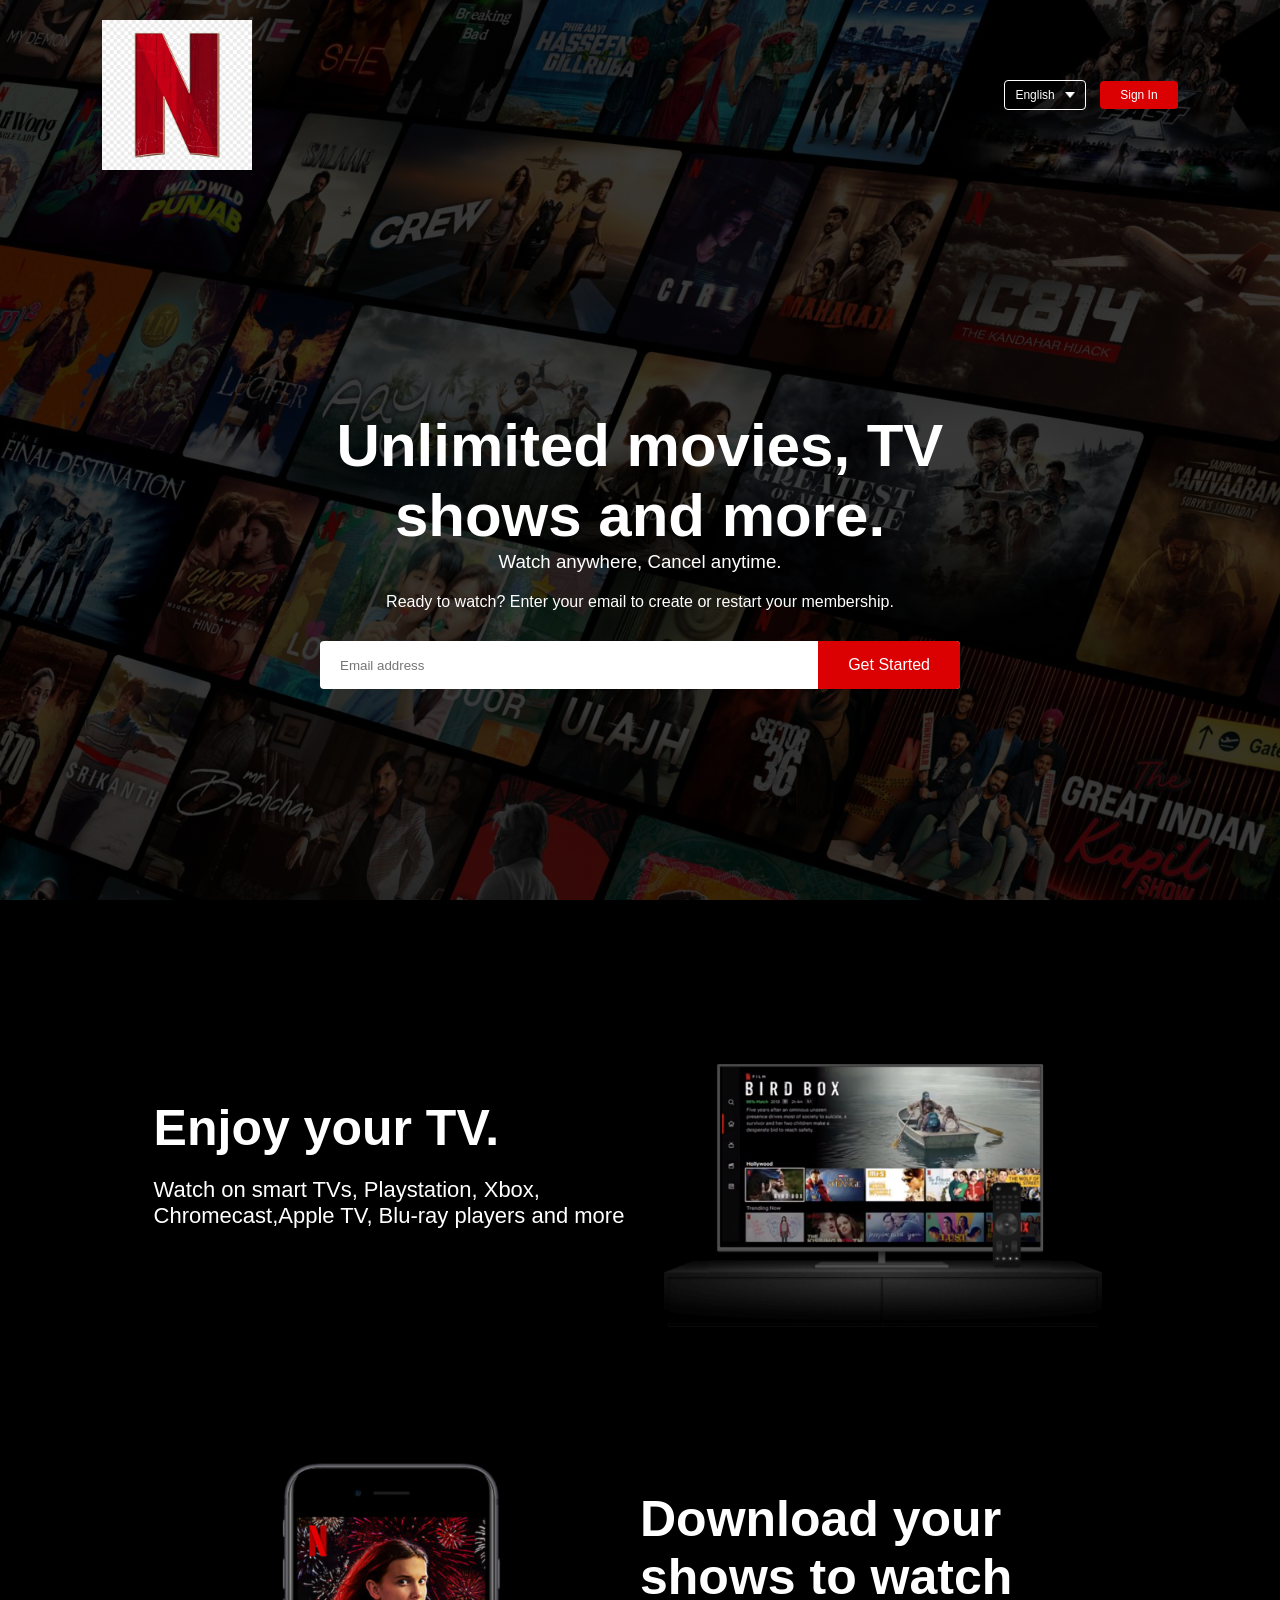
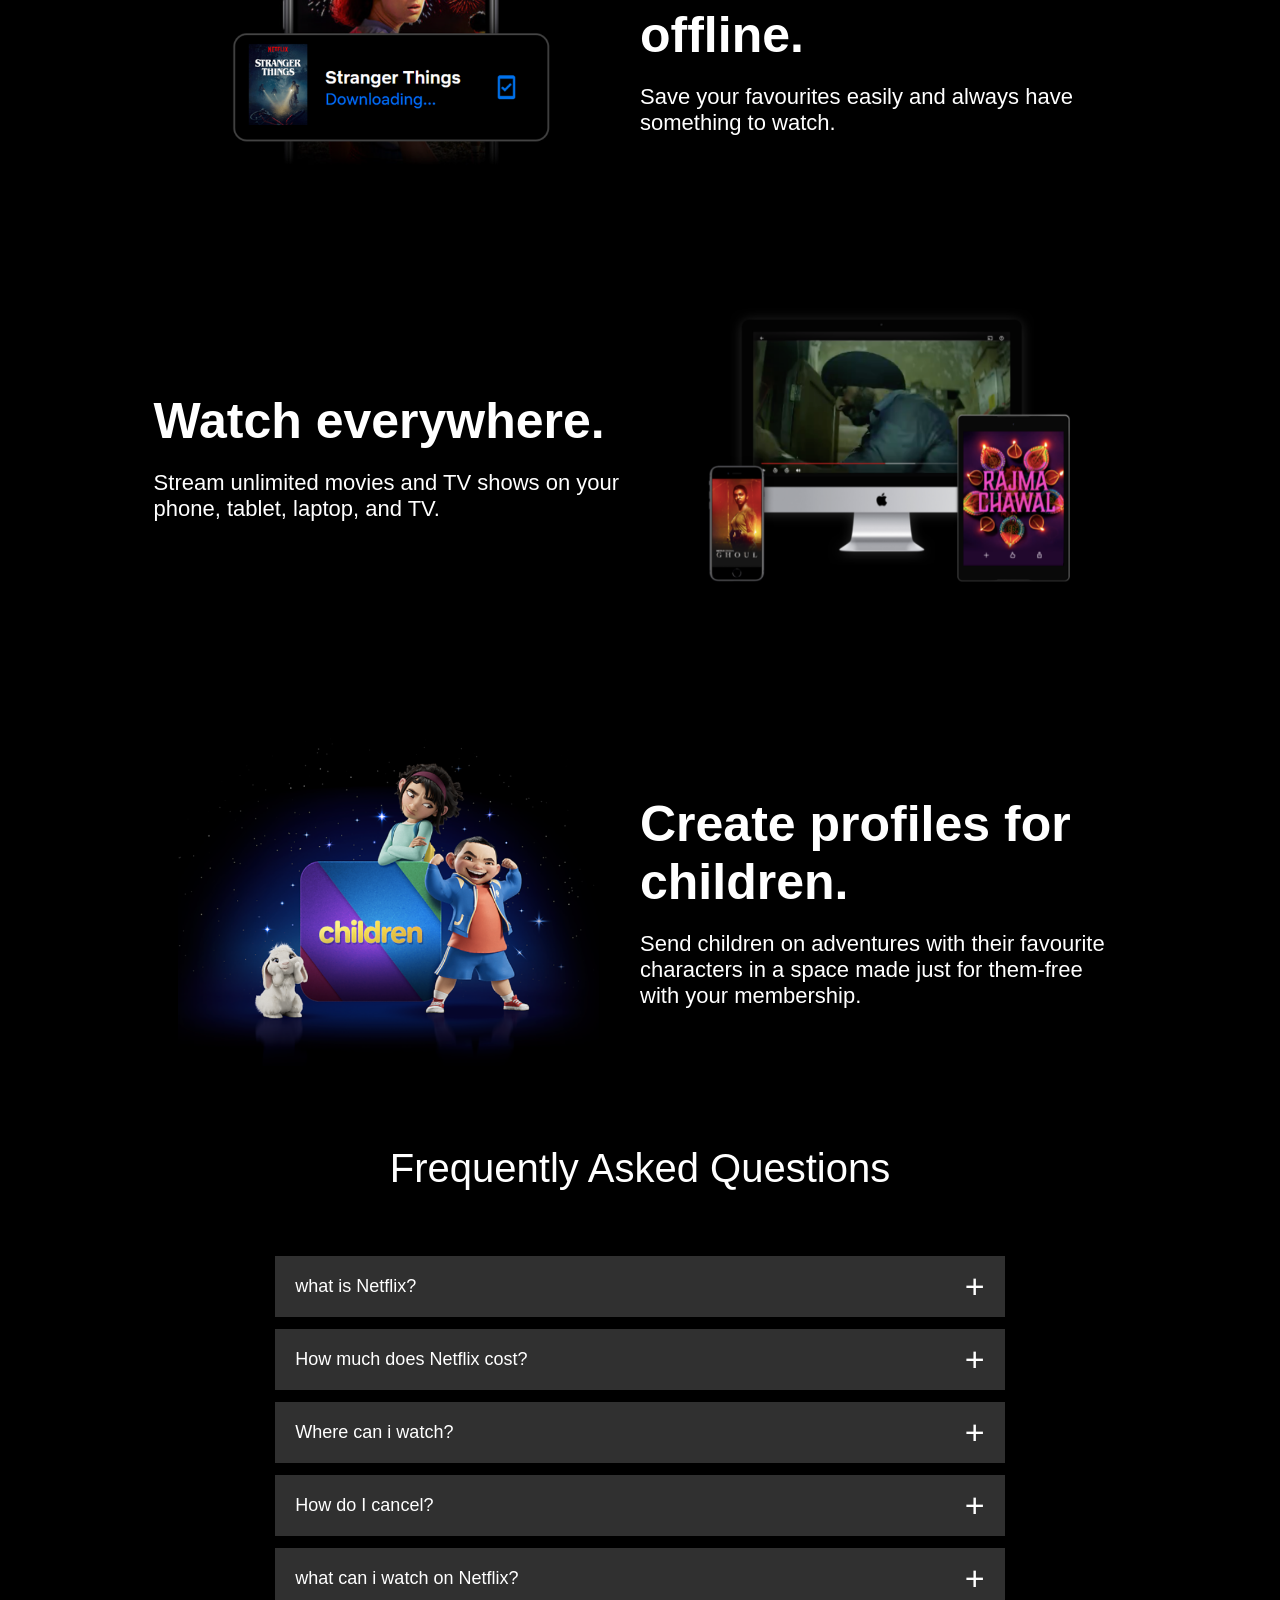
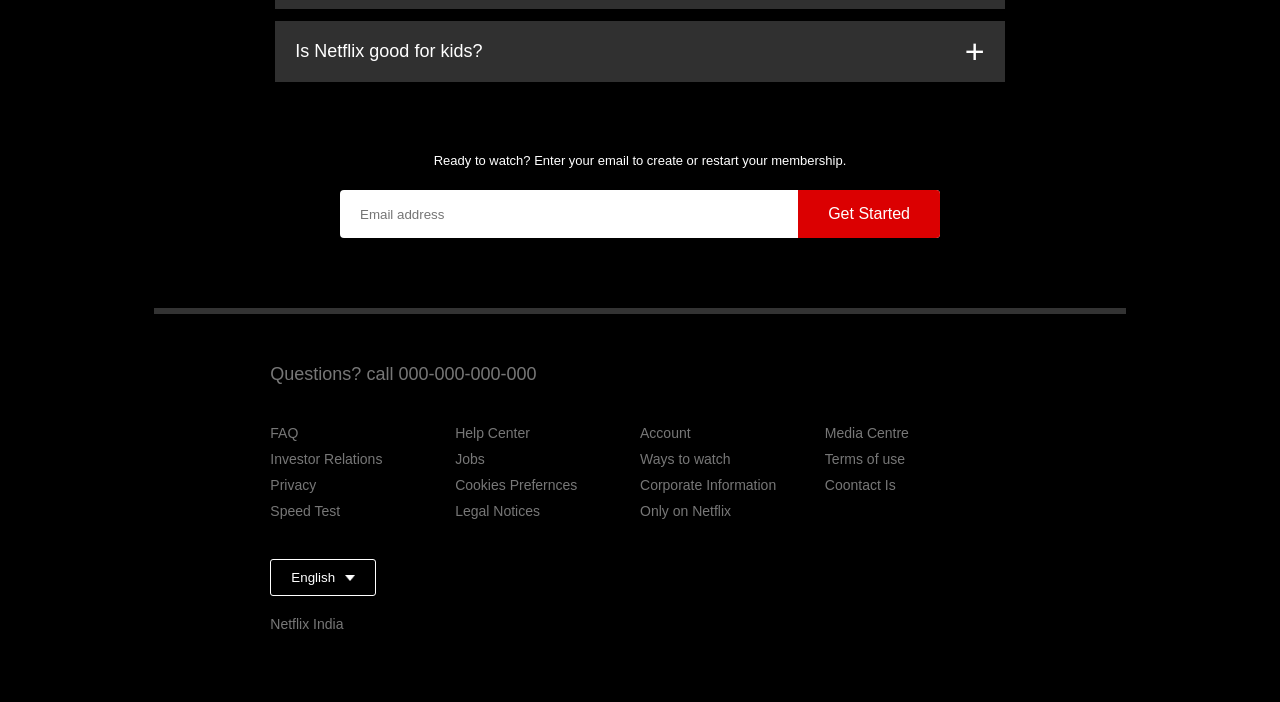
<file: index.html>
<!DOCTYPE html>
<html lang="en">
<head>
    <meta charset="UTF-8">
    <meta name="viewport" content="width=device-width, initial-scale=1.0">
    <title>Netflix website clone</title>
    <link rel="stylesheet" href="style.css">
</head>
<body>
   <div class="header">
    <nav>
        <img src="Nn.png" class="logo">
        <div>
             <button class="language-btn">English<img src="down-icon.png"></button>
             <button>Sign In</button>
        </div>
    </nav>
    <div class="header-content">
      <h1>Unlimited movies, TV shows and more.</h1>
      <h3>Watch anywhere, Cancel anytime.</h3>
      <p>Ready to watch? Enter your email to create or restart your membership.</p>
    <form  class="email-signup" action="">
        <input type="email" placeholder="Email address" required>
        <button type="submit">Get Started</button>
    </form>
    </div>
   </div> 
   <div class="features">
        <div class="row">
           <div class="text-col">
                <h2>Enjoy your TV.</h2>
                <p>Watch on smart TVs, Playstation, Xbox, Chromecast,Apple TV, Blu-ray players and more</p>
            </div>
            <div class="img-col">
                <img src="feature-1.png" alt="">
            </div>
        </div>
        <div class="row">
            <div class="img-col">
                <img src="feature-2.png" alt="">
            </div>
            <div class="text-col">
                <h2>Download your shows to watch offline.</h2>
                <p>Save your favourites easily and always have something to watch.</p>
            </div>
        </div>
        <div class="row">
            <div class="text-col">
                <h2>Watch everywhere.</h2>
                <p>Stream unlimited movies and TV shows on your phone, tablet, laptop, and TV.</p>     
            </div>
            <div class="img-col">
                
                <img src="feature-3.png" alt="">
            </div>
        </div>
        <div class="row">
            <div class="img-col">
               <img src="feature-4.png" alt="">
            </div>
            <div class="text-col">
                <h2>Create profiles for children.</h2>
                <p>Send children on adventures with their favourite characters in a space made just for them-free with your membership.</p>
            </div>
        </div>
   <div class="faq">
        <h2>Frequently Asked Questions</h2>
        <ul class="accordian">
            <li>
                <input type="radio" name="accordian" id="first">
                <label for="first">what is Netflix?</label>
                <div class="content">
                    <p>Lorem ipsum dolor sit amet consectetur adipisicing elit. Dignissimos, unde?</p>
                </div>
            </li>
            <li>
                <input type="radio" name="accordian" id="second">
                <label for="second">How much does Netflix cost?</label>
                <div class="content">
                    <p>Lorem ipsum dolor sit amet consectetur adipisicing elit. Dignissimos, unde?</p>
                </div>
            </li>
            <li>
                <input type="radio" name="accordian" id="third">
                <label for="third">Where can i watch?</label>
                <div class="content">
                    <p>Lorem ipsum dolor sit amet consectetur adipisicing elit. Dignissimos, unde?</p>
                </div>
            </li>
            <li>
                <input type="radio" name="accordian" id="fourth">
                <label for="fourth">How do I cancel?</label>
                <div class="content">
                    <p>Lorem, ipsum dolor sit amet consectetur adipisicing elit. Vel architecto totam sed repellendus illo dolorum corporis non veritatis? Velit laudantium blanditiis dolore fuga molestias in perferendis deleniti illo inventore assumenda consequuntur praesentium vero nihil ipsum tempora ad architecto non earum, cupiditate consectetur ratione iste aspernatur beatae culpa. Eos, ipsa adipisci.</p>
                </div>
            </li>
            <li>
                <input type="radio" name="accordian" id="fifth">
                <label for="fifth">what can i watch on Netflix?</label>
                <div class="content">
                    <p>Lorem ipsum dolor sit amet consectetur adipisicing elit. Omnis iste aliquam blanditiis neque deserunt sequi natus debitis quam. Aperiam fuga ea illo architecto excepturi labore quas illum aliquam nobis ullam.</p>
                </div>
            </li>
            <li>
                <input type="radio" name="accordian" id="sixth">
                <label for="sixth">Is Netflix good for kids?</label>
                <div class="content">
                    <p>Lorem ipsum dolor sit amet consectetur adipisicing elit. Dignissimos, unde?</p>
                </div>
            </li>
        </ul>
        <small>Ready to watch? Enter your email to create or restart your membership.</small>
        <form class="email-signup">
            <input type="email" placeholder="Email address" required>
            <button type="submit">Get Started</button>
        </form>
   </div>
   <div class="footer">
    <h2>Questions? call  000-000-000-000</h2>
    <div class="row">
        <div class="col">
            <a href="#">FAQ</a>
            <a href="#">Investor Relations</a>
            <a href="#">Privacy</a>
            <a href="#">Speed Test</a>
         </div>
        <div class="col">
           <a href="#">Help Center</a>
           <a href="#">Jobs</a>
           <a href="#">Cookies Prefernces</a>
           <a href="#">Legal Notices</a>
        </div>
        <div class="col">
            <a href="#">Account</a>
            <a href="#">Ways to watch</a>
            <a href="#">Corporate Information</a>
            <a href="#">Only on Netflix</a>
         </div> 
         <div class="col">
            <a href="#">Media Centre</a>
            <a href="#">Terms of use</a>
            <a href="#">Coontact Is</a>
         </div>
    </div>
    <button class="language-btn">English<img src="down-icon.png"></button>
    <p class="copyright-text">Netflix India</p>   
</div>
</body>
</html>
</file>
<file: style.css>
*{
    margin:0;
    padding:0;
    font-family:'Poppins',sans-serif;
    box-sizing:border-box;
}
body{
    background:#000;
    color:#fff;
}
.header{
    width:100%;
    height:100vh;
    background-image:linear-gradient(rgba(0,0,0,0.7),rgba(0,0,0,0.7)),url(bg_img_new.jpg);
    background-position: center;
    background-size:cover;
    padding: 10px 8%;

}
nav{
    display:flex;
    align-items:center;
    justify-content:space-between;
    padding:10px 0;
}
.logo{
    width:150px;
    cursor: pointer;
}
nav button{
    border:0;
    outline:0;
    background:#db0001;
    color:#fff;
    font-size:12px;
    padding:7px 20px;
    border-radius:4px;
    margin-left:10px;
    cursor:pointer;
}
.language-btn{
    display:inline-flex;
    align-items:center;
    background: transparent;
    border:1px solid #fff;
    padding:7px 10px;
}
.language-btn img{
    width:10px;
    margin-left: 10px;
}
.header-content{
  position:absolute;
  top:50%;
  left:50%;
  transform:translate(-50%,-50%);
  text-align: center;
  margin-top: 100px;
}
.header-content h1{
    font-size: 60px;
    line-height: 70px;
    font-weight: 600;
    max-width: 650px;
}
.header-content h3{
    font-weight: 400;
    margin-bottom: 20px;
}
.email-signup{
  background: #fff;
  border-radius:4px;
  display:flex;
  align-items: center;
  margin-top: 30px;
  overflow: hidden;
}
.email-signup input{
    flex:1;
    border: 0;
    outline:0;
    margin-left:20px;
}
.email-signup button{
    font-size: 16px;
    color:#fff;
    outline:0;
    background: #db0001;
    border: 0;
    cursor:pointer;
    padding:15px 30px;
}
.features{
    padding:50px 12%;
    font-size: 22px;
}
.row{
    display:flex;
    width:100%;
    align-items: center;
    flex-wrap:wrap;
    padding:50px 0;
}
.text-col{
    flex-basis:50%;
    margin-bottom:20px;
}
.img-col{
    flex-basis:50%;
    margin-bottom:20px;
}
.img-col img{
    display:block;
    width:90%;
    margin:auto;
}
.features h2{
    font-size: 50px;
    font-weight: 600;
    margin-bottom: 20px;
}
/*................faq..............*/
.faq{
    padding:10px 12%;
    text-align:center;
    font-size: 18px;
}
.faq h2{
  font-weight:500;
  font-size: 40px;
}
.accordian{
    margin: 60px auto;
    width: 100%;
    max-width: 750px;
}
.accordian li{
 list-style: none;
 width: 100%;
 padding: 5px;
}
.accordian li label{
    display:flex;
    align-items: center;
    padding: 20px;
    font-size: 18px;
    font-weight: 500;
    background: #303030;
    margin-bottom: 2px;
    cursor:pointer;
    position: relative;
}
label::after{
    content:'+' ;
    font-size: 34px;
    position: absolute;
    right:20px;
    transition:transform;
}
input[type="radio"]{
    display:none;
}
.accordian .content{
    background: #303030;
    text-align: left;
    padding: 0 50px;
    max-height:0;
    overflow: hidden;
    font-size: 10px;
    transition:max-height 0.5s,padding 0.5s;
}
.accordian input[type="radio"]:checked + label + .content{
    max-width: 600px;
    padding: 10px 15px 90px 15px;
}
.accordian input[type="radio"]:checked + label::after{
    transform: rotate(135deg);
}
.faq .email-signup{
    max-width:600px;
    margin: 20px auto 60px;
}
.faq small{
    font-size: 13px;
}
/* .....footer..... */
.footer{
padding:50px 12% 10px;
border-top: 6px solid #333;
color:#777;;
}
.footer h2{
    font-size: 18px;
    font-weight: 400;
    margin-bottom:30px;
}
.footer .col{
    flex-basis:25%;
    flex-grow: 1;
    margin-bottom:20px;
}
.footer .col a{
    display: block;
    text-decoration: none;
    color: #777;
    font-size: 14px;
    margin-bottom: 10px;
}
.footer .row{
    align-items: flex-start;
    padding:10px 0;
}
.footer .language-btn{
    color: #fff;
    padding: 10px 20px;
    border-radius: 3px;
}
.copyright-text{
    font-size: 14px;
    margin-top: 20px;
    margin-bottom: 10px;
}
/* ---------media-queries-for-small-screen---------- */
@media only screen and (max-width:600px){
    .logo{
        width:100px;
    }
    nav button{
        padding: 5px 10px;
    }
    nav .language-btn{
        padding: 4px 8px;
    }
    .header-content{
        position: unset;
        transform:none;
        padding-top:150px;
    }
    .header-content h1{
        font-size: 30px;
    }
    .email-signup button{
        font-size: 12px;
        padding: 10px 15px;
    }
    .text-col .img-col{
        flex-basis: 100%;
    }
    .features h2{
        font-size: 30px;
    }
    .features p{
        font-size: 15px;
    }
    .row:nth-child(2),row:nth-child(4){
        flex-direction: column-reverse;
    }
    .features .row{
        padding:10px 0;
    }
    .faq h2{
        font-size:20px;
    }
    .accordian .content{
       font-size:14px;
    }
    .accordian li label{
        padding:10px;
        font-size: 14px;
    }
    label::after{
        font-size:22px;
    }
}
</file>
